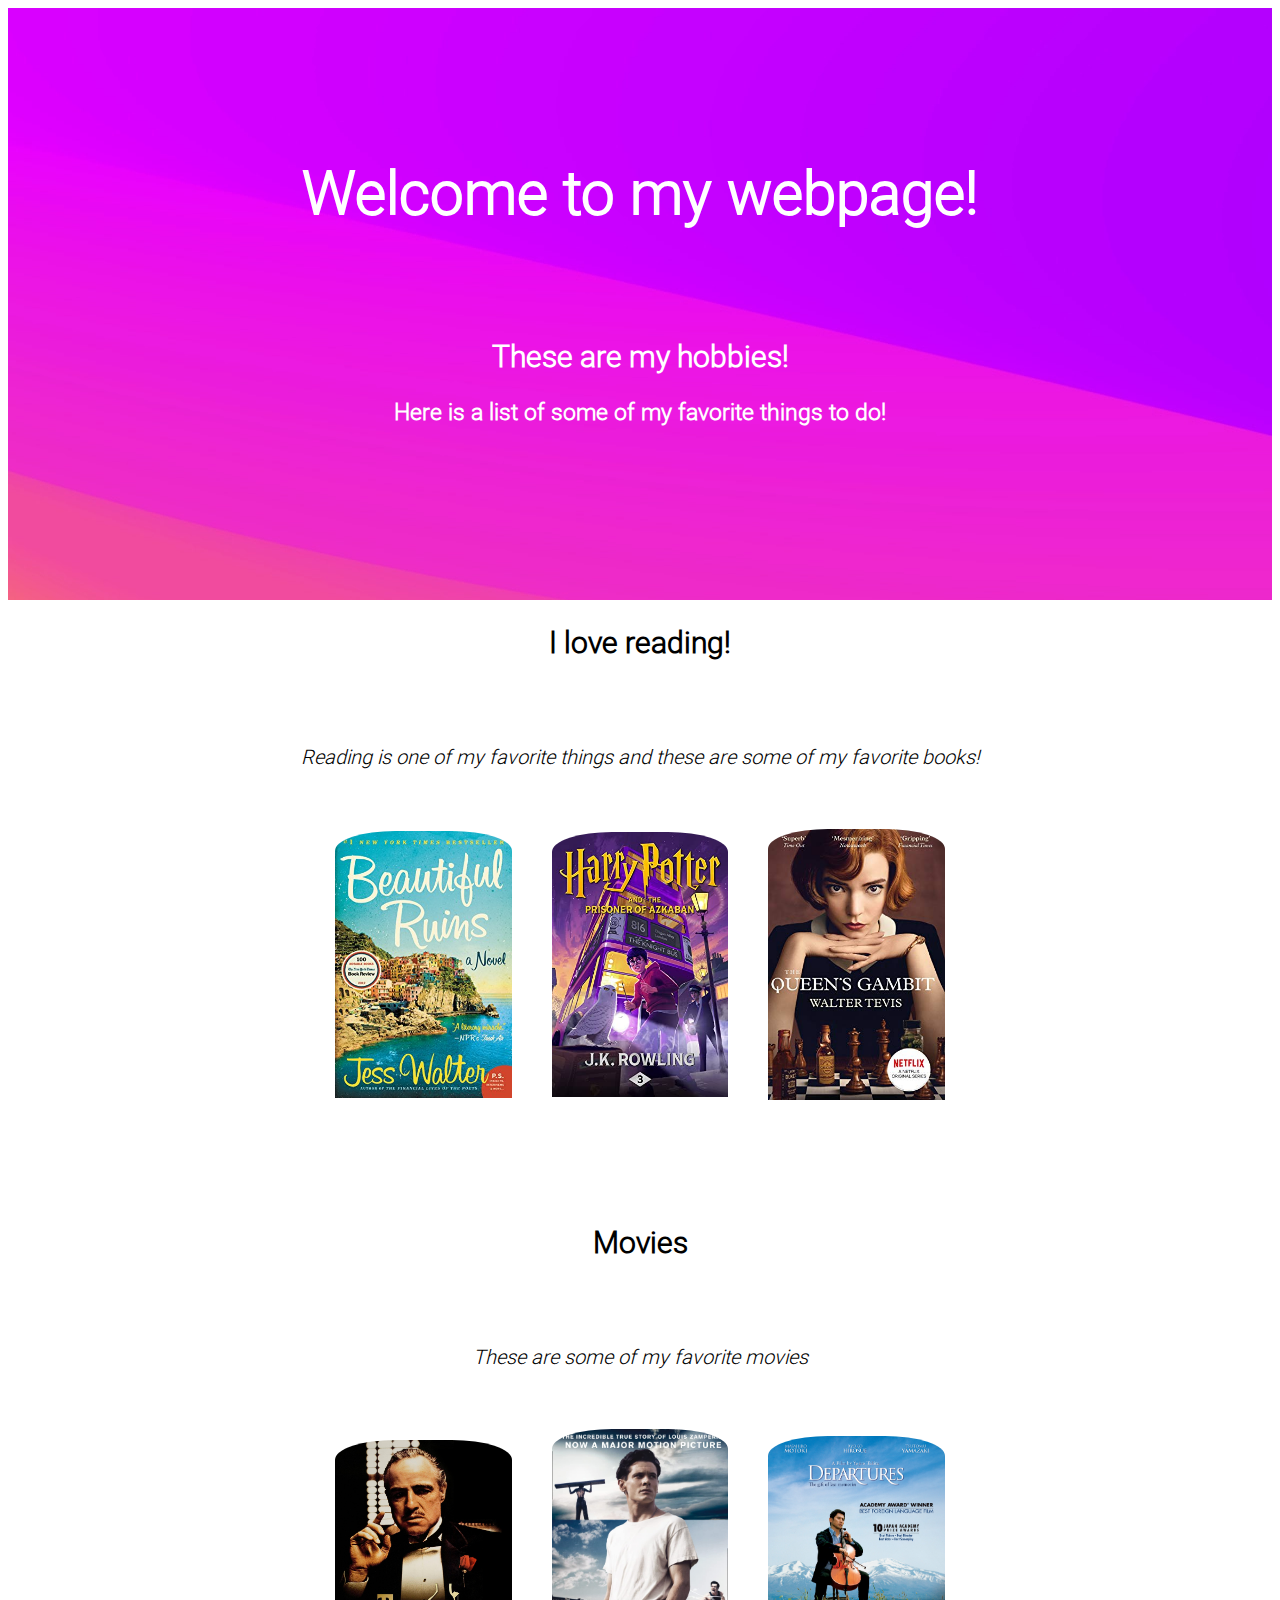
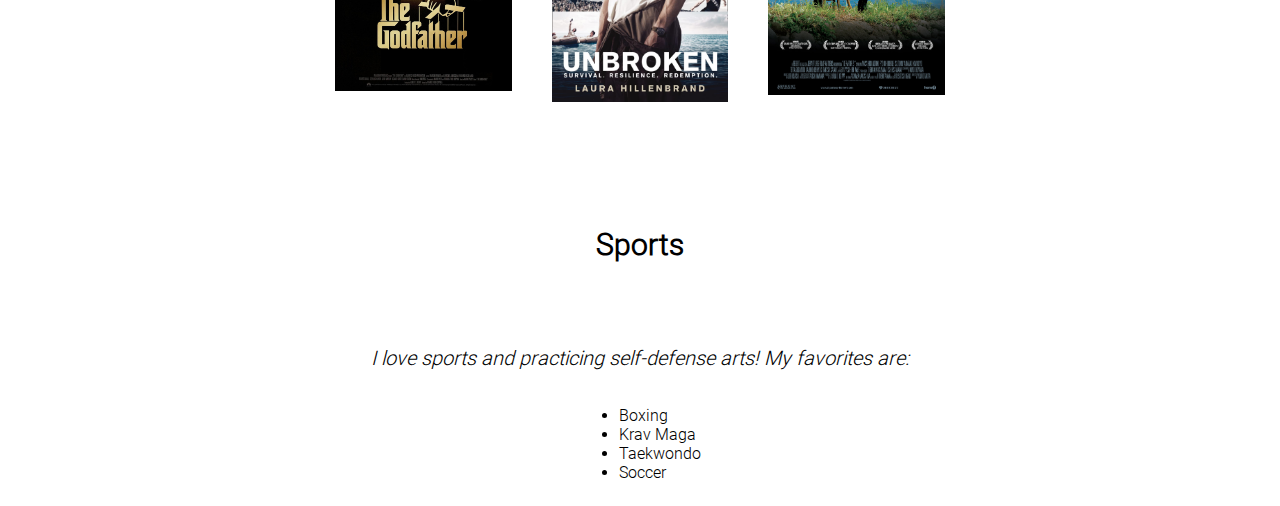
<file: HTML + CSS/hobbies-webpage/index.html>
<!DOCTYPE html>

<html lang="en">

<head>
    <meta charset="utf-8">
    <title>My Hobbies</title>
    <link rel="stylesheet" href="style.css">
</head>

<body>

    <div class="first-section">
        <h2 class="menu-welcome">Welcome to my webpage!</h2>
        <h2>These are my hobbies!</h2>
        <h3>Here is a list of some of my favorite things to do!</h3>
    </div>

    <h2 class="favorite-hobbies">I love reading!</h2>
    <p>Reading is one of my favorite things and these are some of my favorite books!</p>

    <container class="hobbies-section">
        <img src="./images/beautiful.jpg">
        <img src="./images/harry.jpg">
        <img src="./images/queen.jpg">
    </container>

    <h2 class="favorite-hobbies">Movies</h2>
    <p>These are some of my favorite movies</p>

    <container class="hobbies-section">
        <img src="./images/godfather.jpg">
        <img src="./images/unbroken.jpg">
        <img src="./images/departures.jpg">
    </container>

    <h2 class="favorite-hobbies">Sports</h2>
    <p>I love sports and practicing self-defense arts! My favorites are:</p>

    <container class="hobbies-section">
        <ul>
            <li>Boxing</li>
            <li>Krav Maga</li>
            <li>Taekwondo</li>
            <li>Soccer</li>
        </ul>
    </container>

</body>

</html>
</file>
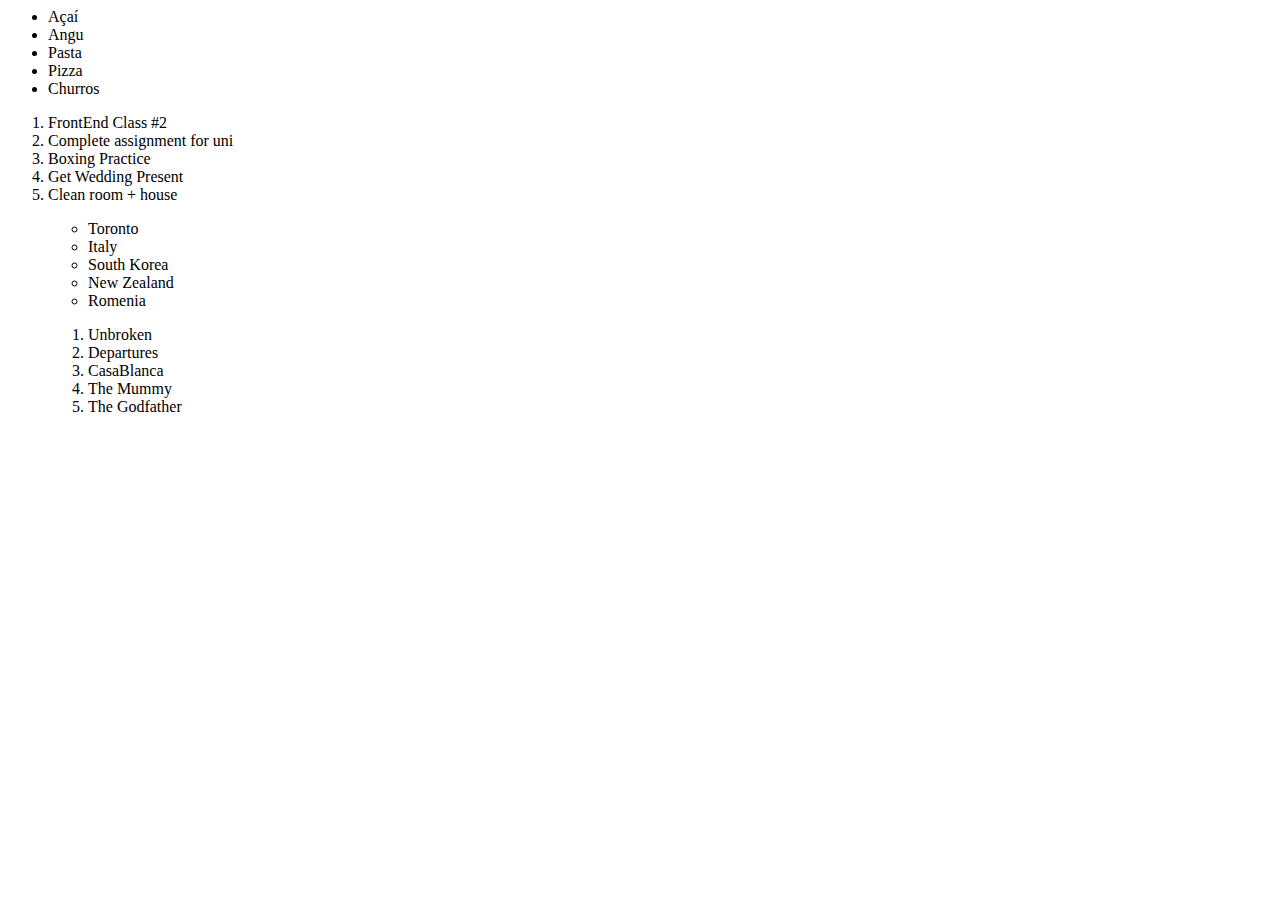
<file: HTML + CSS/lists/index.html>
<html <!DOCTYPE html>

<html>
<head>
        <meta charset="utf-8">
        <meta http-equiv="X-UA-Compatible" content="IE=edge">
        <title>Shopping List - My Favorite Foods</title>
        <meta name="description" content="">
        <meta name="viewport" content="width=device-width, initial-scale=1">
        <link rel="stylesheet" href="">
</head>
<body>
<ul>
    <li>Açaí</li>
    <li>Angu</li>
    <li>Pasta</li>
    <li>Pizza</li>
    <li>Churros</li>
</ul>

<ol>
    <li>FrontEnd Class #2</li>
    <li>Complete assignment for uni</li>
    <li>Boxing Practice</li>
    <li>Get Wedding Present</li>
    <li>Clean room + house</li>
</ol>

<ol>
    <ul>
        <li>Toronto</li>
        <li>Italy</li>
        <li>South Korea</li>
        <li>New Zealand</li>
        <li>Romenia</li>
    </ul>
</ol>

<ul>
    <ol>
        <li>Unbroken</li>
        <li>Departures</li>
        <li>CasaBlanca</li>
        <li>The Mummy</li>
        <li>The Godfather</li>
    </ol>
</ul>

        <script src="" async defer></script>
</body>
</html>
</file>
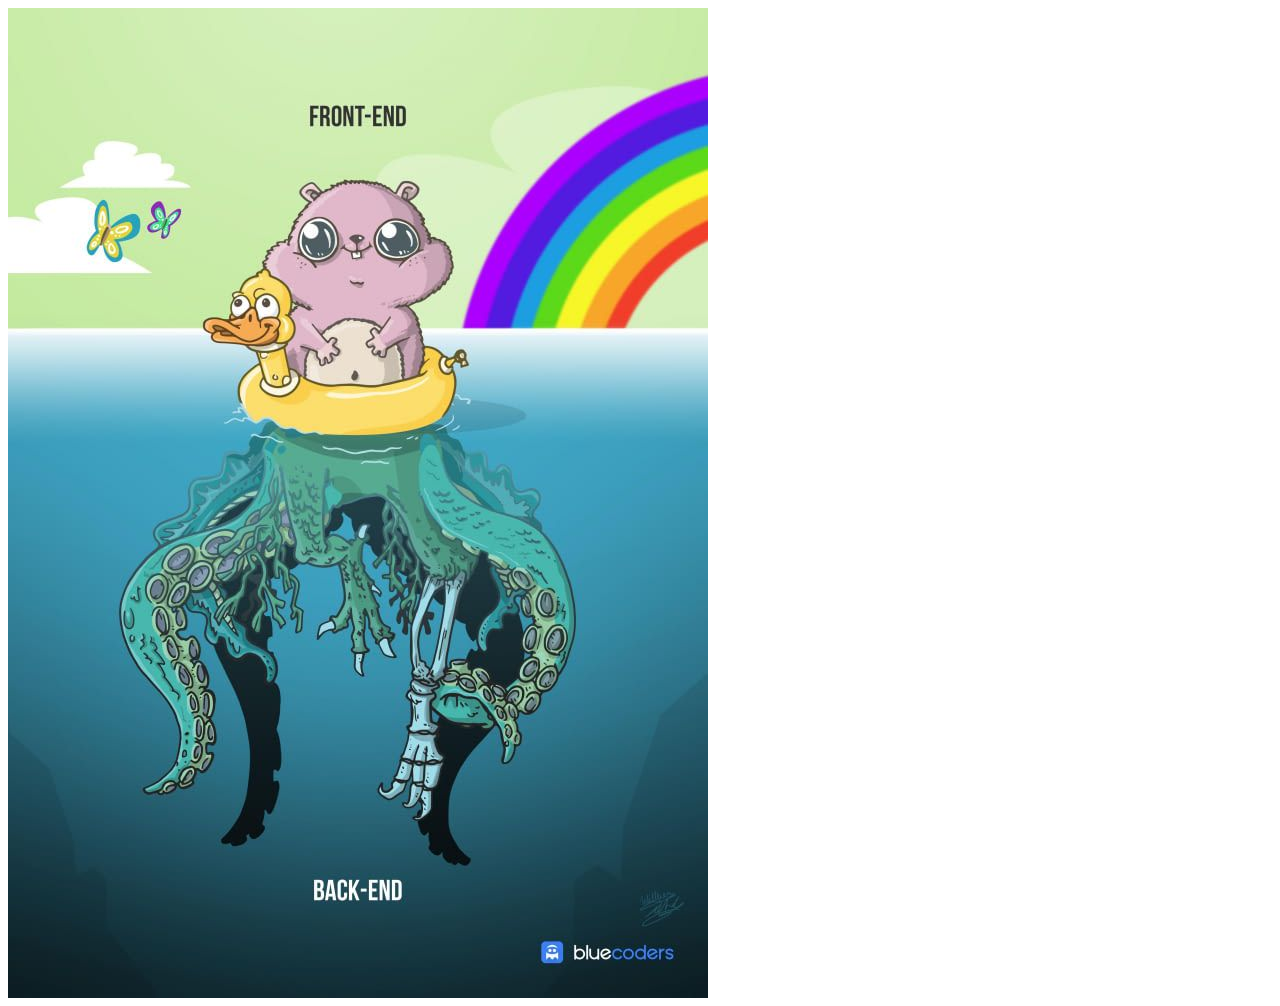
<file: HTML + CSS/links-and-images/images/index.html>
<html <!DOCTYPE html>

<html>

<head>
    <meta charset="utf-8">
    <meta http-equiv="X-UA-Compatible" content="IE=edge">
    <title>Images</title>
    <meta name="description" content="">
    <meta name="viewport" content="width=device-width, initial-scale=1">
    <link rel="stylesheet" href="">
</head>

<body>
    <img src="./first-img.jpg" alt="A little programming joke :)">

</body>
</html>
</file>
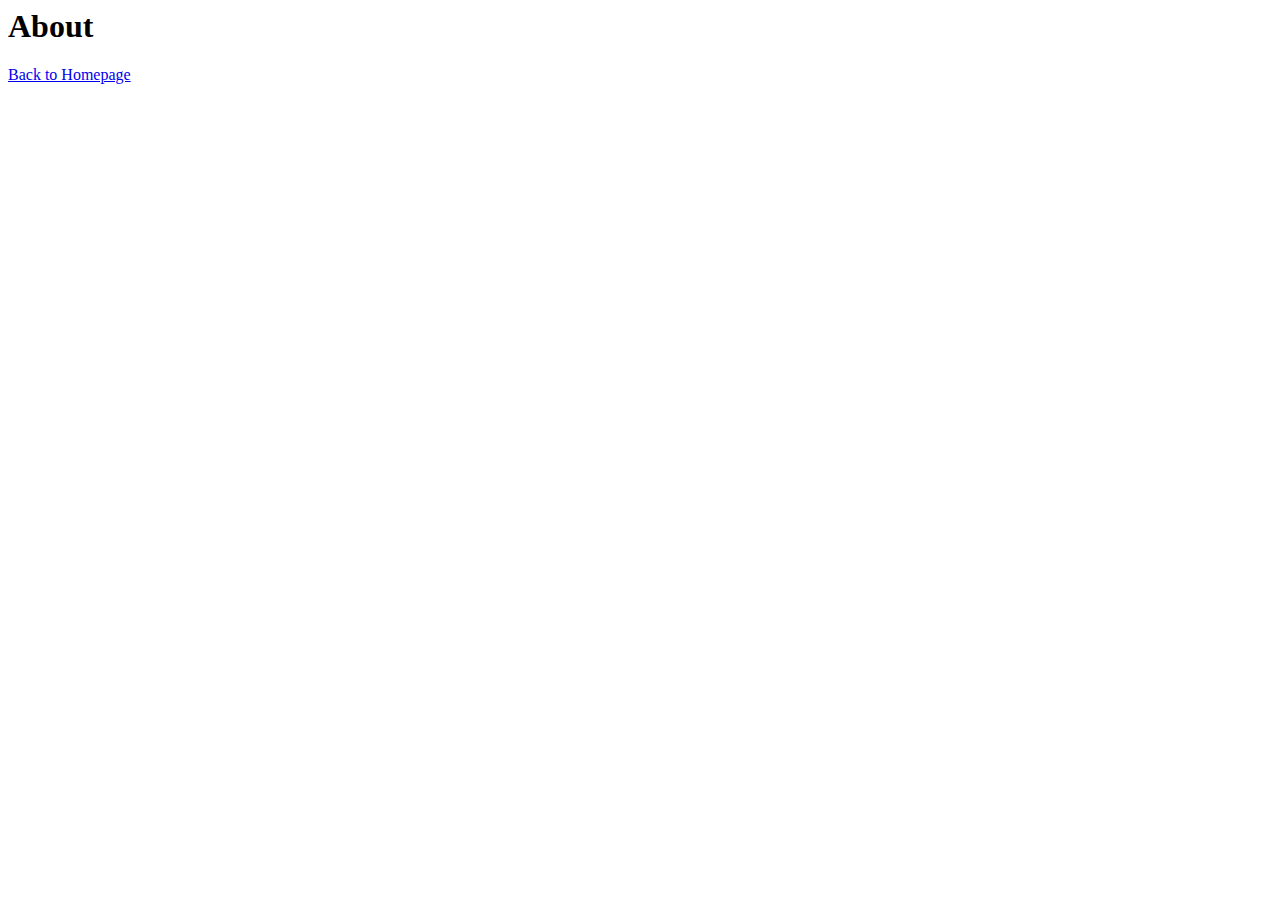
<file: HTML + CSS/links-and-images/pages/about.html>
<html <!DOCTYPE html>

<html>

<head>
    <meta charset="utf-8">
    <meta http-equiv="X-UA-Compatible" content="IE=edge">
    <title>About</title>
    <meta name="description" content="">
    <meta name="viewport" content="width=device-width, initial-scale=1">
    <link rel="stylesheet" href="">
</head>

<body>
       
    <h1>About</h1>
    <a href="../index.html">Back to Homepage</a>

</body>
</html>
</file>
<file: HTML + CSS/hobbies-webpage/style.css>
@font-face {
    font-family: 'Roboto';
    src: url(font/Roboto-Black.ttf);
    src: url(font/Roboto-Bold.ttf);
    src: url(font/Roboto-Italic.ttf);
    src: url(font/Roboto-Light.ttf);
}

* {
    font-family: 'Roboto';
}

.first-section {
    background-image: url(./images/background1.jpg);
    width: 100%;
    padding-top: 100px;
    padding-bottom: 150px;
    color: white;
    text-align: center;
    font-size: 20px;

}

.menu-welcome {
    font-size: 60px;
    padding-bottom: 60px;
}

.favorite-hobbies {
    font-size: 30px;
    padding-bottom: 60px;
    color: black;
    display: flex;
    justify-content: center;
}

p {
    font-size: 20px;
    font-style: italic;
    color: black;
    display: flex;
    justify-content: center;
}

.hobbies-section {
    display: flex;
    align-items: center;
    width: 100%;
    justify-content: center;
}

img {
    width: 14%;
    border-radius: 60px;
    margin: 0 20px;
    padding-top: 40px;
    padding-bottom: 100px;

}

img:hover {
    transform: scale(1.1);
    cursor: pointer;
}
</file>
